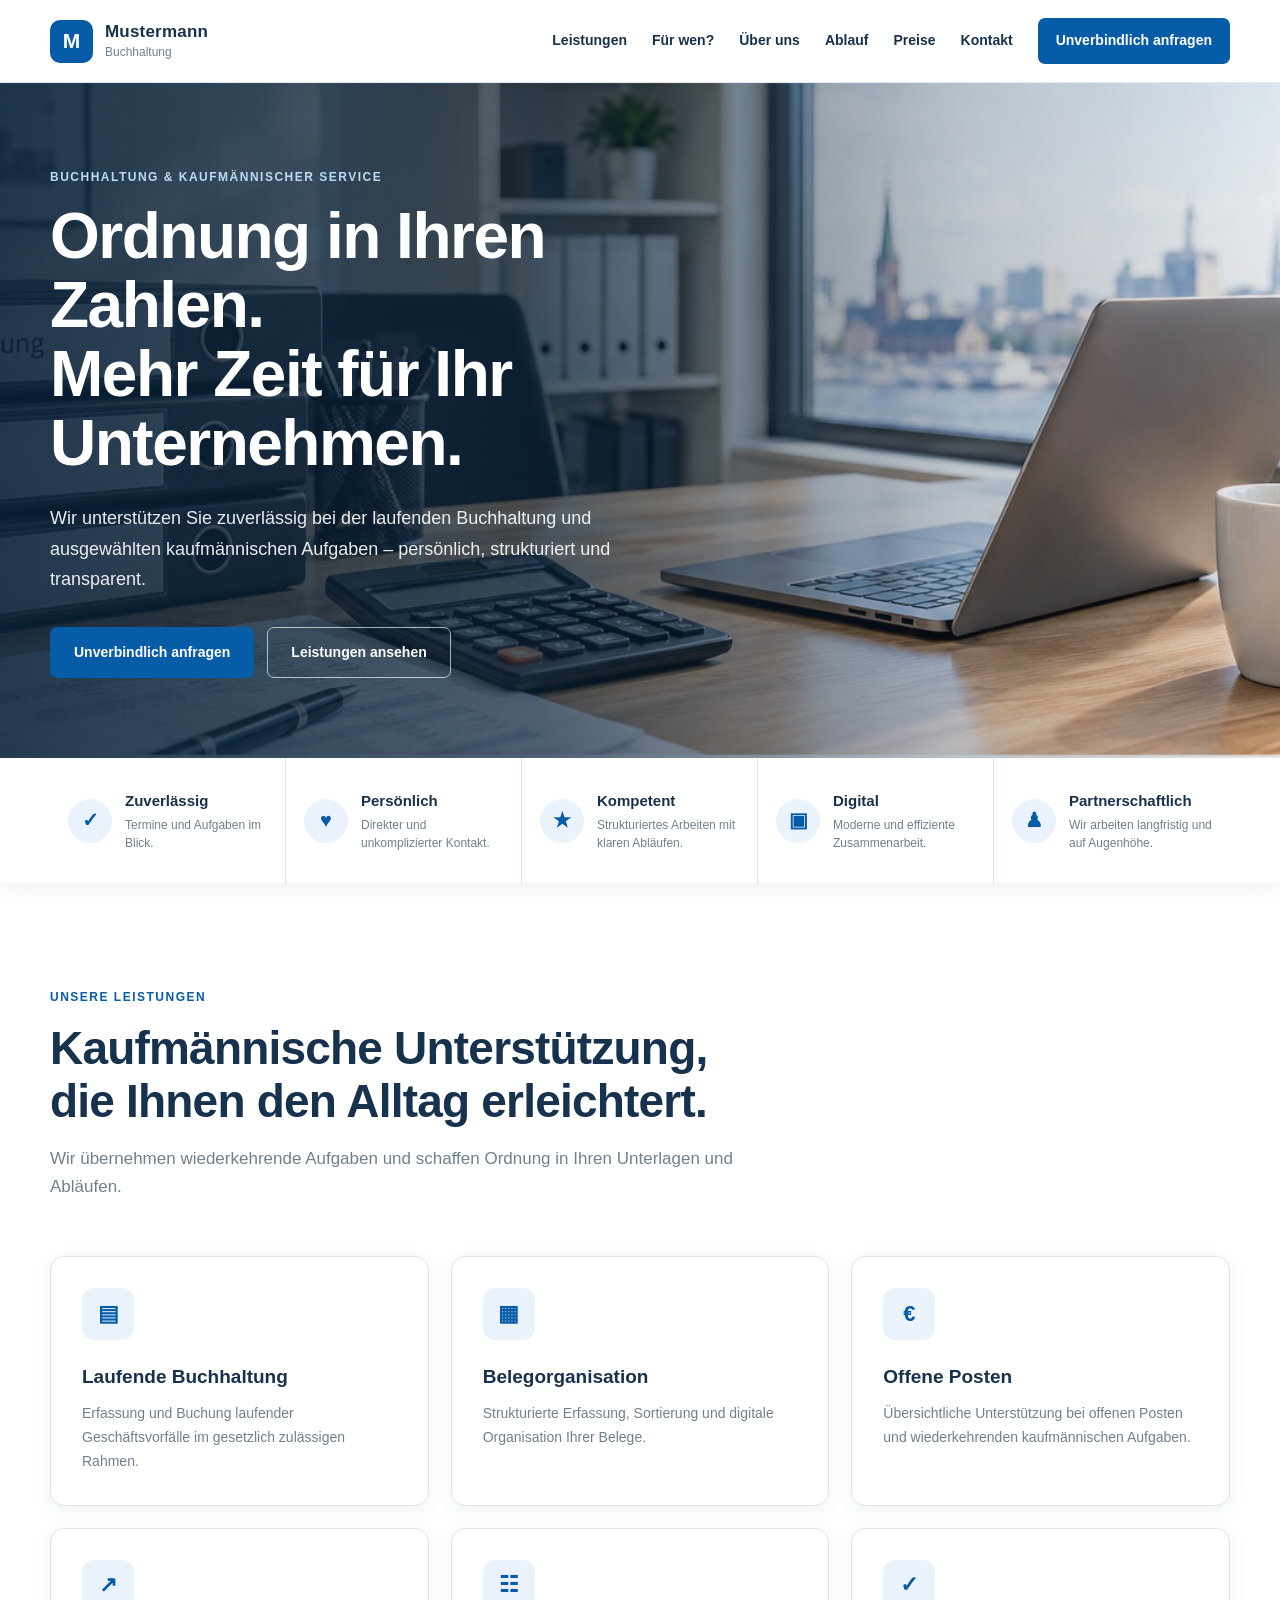
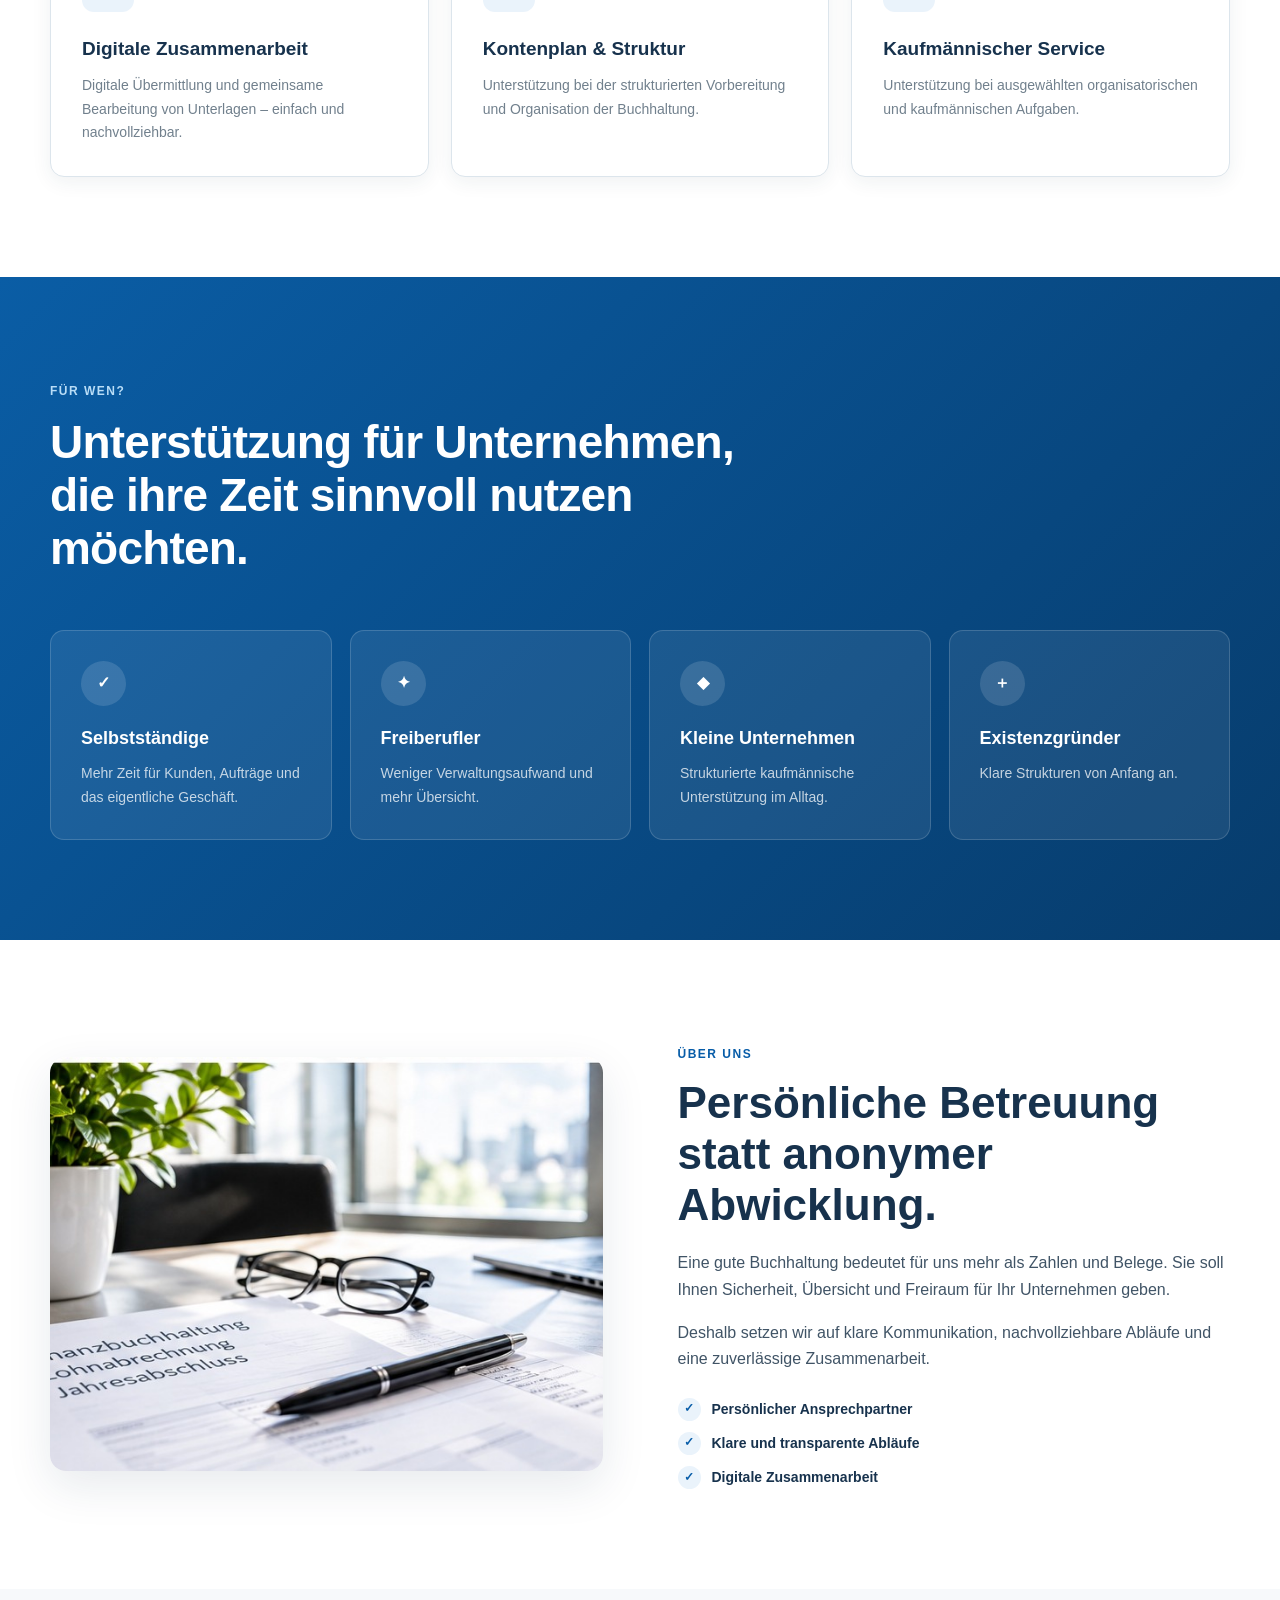
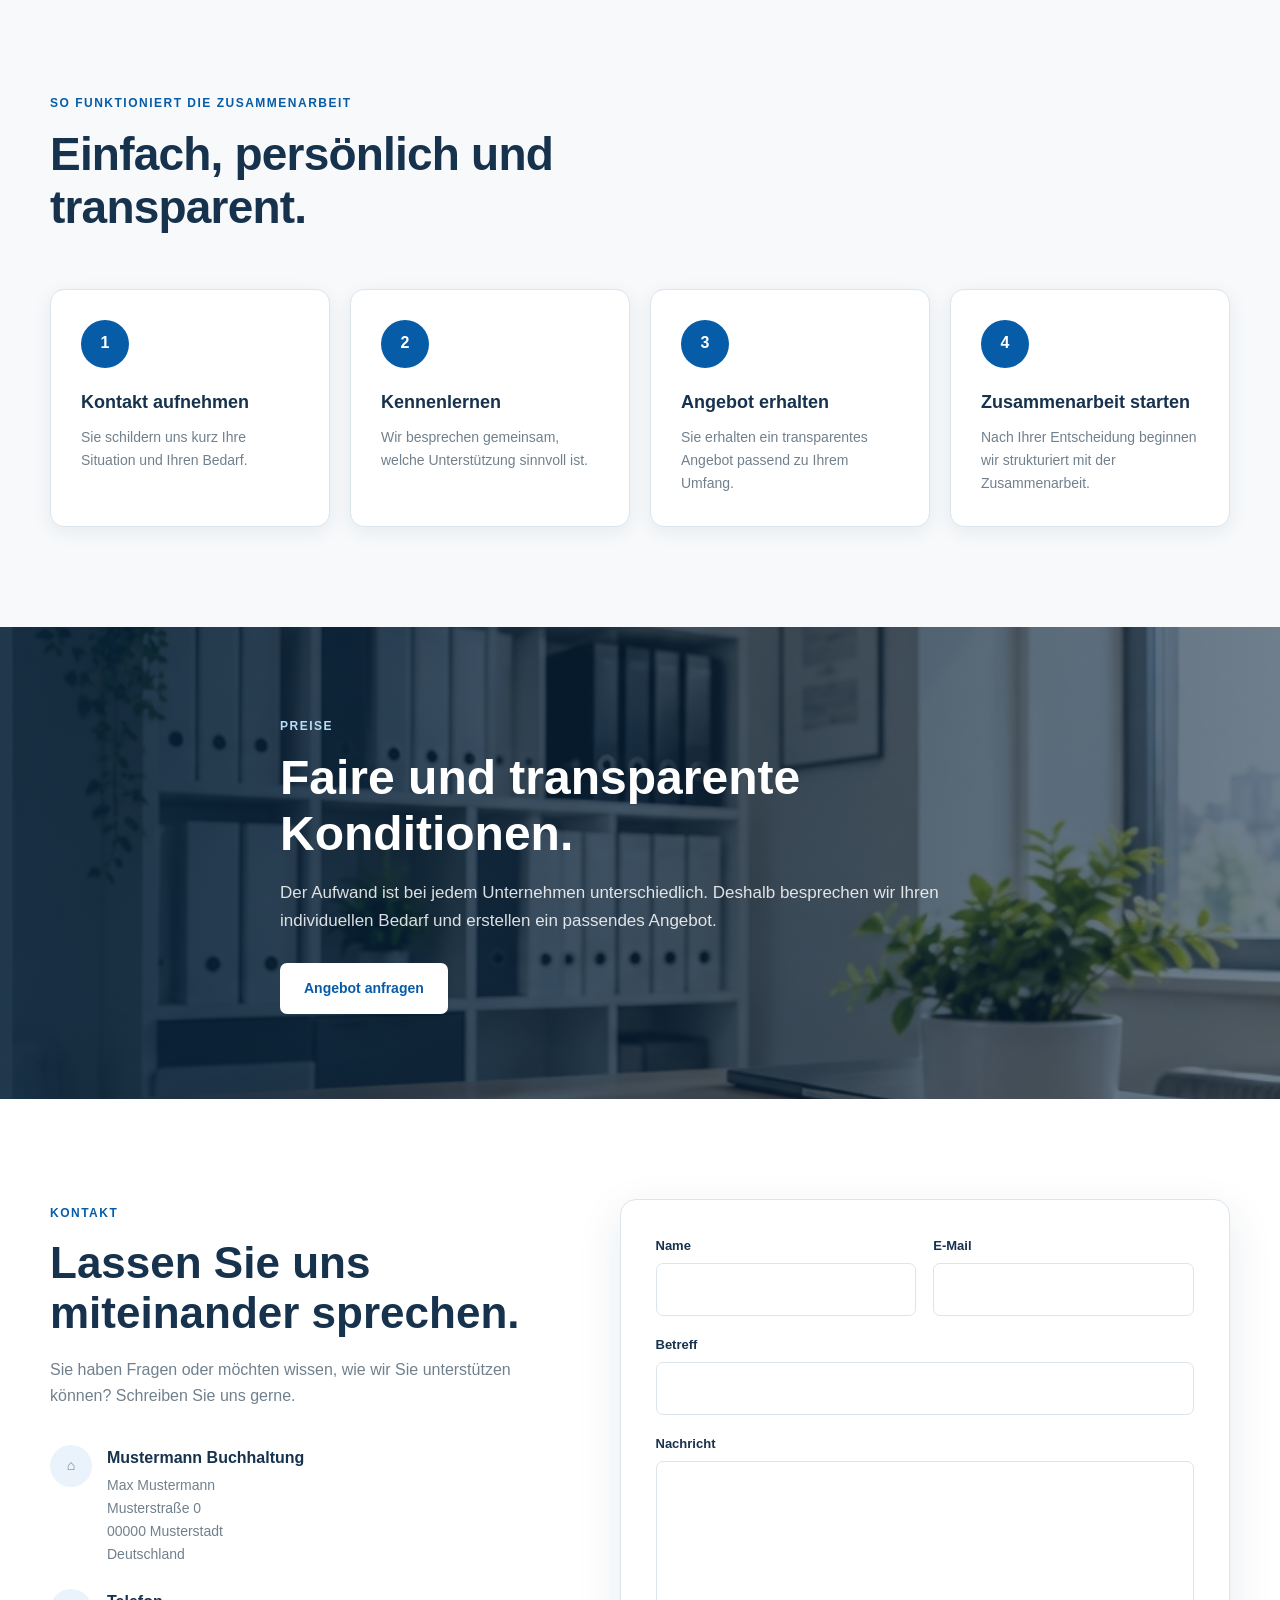
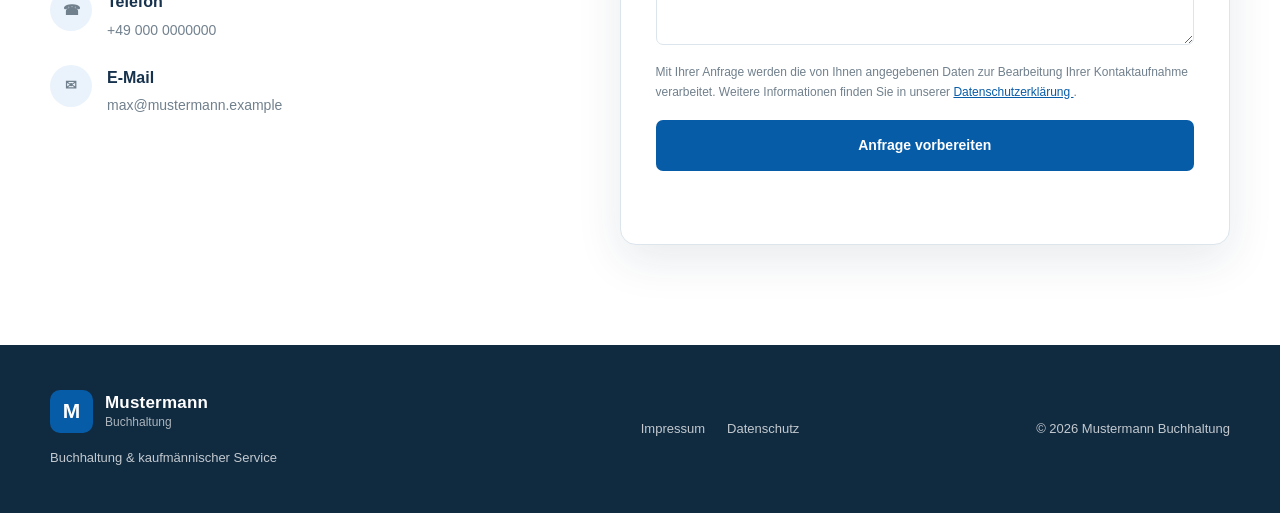
<file: index.html>
<!DOCTYPE html>
<html lang="de">
<head>
    <meta charset="UTF-8">

    <!-- Strona poprawnie skaluje się na telefonach i tabletach -->
    <meta name="viewport" content="width=device-width, initial-scale=1.0">

    <!--
        DANE DO ZMIANY:
        Nazwa firmy widoczna w karcie przeglądarki.
        Po rejestracji firmy zmień "Mustermann Buchhaltung"
        na prawdziwą nazwę firmy.
    -->
    <title>Mustermann Buchhaltung | Buchhaltung & kaufmännischer Service</title>

    <!--
        DANE DO ZMIANY:
        Opis strony widoczny m.in. w wynikach wyszukiwania Google.
        Po ustaleniu prawdziwej nazwy firmy zmień tutaj "Mustermann Buchhaltung".
    -->
    <meta
        name="description"
        content="Mustermann Buchhaltung – zuverlässige Buchhaltung und kaufmännischer Service für Selbstständige, Freiberufler und kleine Unternehmen."
    >

    <link rel="stylesheet" href="css/style.css">
</head>

<body>

<!-- Link umożliwiający szybkie przejście do głównej treści -->
<a class="skip-link" href="#main-content">Zum Inhalt springen</a>

<header class="site-header">

    <div class="container header-inner">

        <!-- Logo -->
        <!--
            DANE DO ZMIANY:
            aria-label zawiera nazwę firmy.
            Po zmianie nazwy firmy zmień tutaj również nazwę.
        -->
        <a
            class="logo"
            href="index.html"
            aria-label="Mustermann Buchhaltung – Startseite"
        >

            <!--
                DANE DO ZMIANY:
                Litera znajdująca się w kwadraciku logo.
                Powinna odpowiadać pierwszej literze nazwy firmy
                używanej w logo.
            -->
            <span class="logo-mark">M</span>

            <span class="logo-text">

                <!--
                    DANE DO ZMIANY:
                    Nazwa firmy / nazwisko używane w logo.
                -->
                <strong>Mustermann</strong>

                <!--
                    INFORMACJA:
                    "Buchhaltung" określa rodzaj działalności.
                    Jeśli działalność nadal będzie dotyczyć Buchhaltung,
                    nie ma potrzeby tego zmieniać.
                -->
                <small>Buchhaltung</small>

            </span>

        </a>


        <!-- Przycisk menu na telefonie -->
        <button
            class="menu-toggle"
            type="button"
            aria-label="Menü öffnen"
            aria-expanded="false"
            aria-controls="main-navigation"
        >
            <span></span>
            <span></span>
            <span></span>
        </button>


        <!-- Główna nawigacja -->
        <nav class="main-nav" id="main-navigation" aria-label="Hauptnavigation">

            <a href="#leistungen">Leistungen</a>
            <a href="#zielgruppen">Für wen?</a>
            <a href="#ueber-uns">Über uns</a>
            <a href="#ablauf">Ablauf</a>
            <a href="#preise">Preise</a>
            <a href="#kontakt">Kontakt</a>

            <a class="nav-button" href="#kontakt">
                Unverbindlich anfragen
            </a>

        </nav>

    </div>

</header>


<main id="main-content">

    <!-- =========================
         HERO
         ========================= -->

    <section class="hero">

        <div class="hero-image"></div>

        <div class="container hero-content">

            <div class="hero-text">

                <span class="eyebrow">
                    Buchhaltung & kaufmännischer Service
                </span>

                <h1>
                    Ordnung in Ihren Zahlen.
                    <span>Mehr Zeit für Ihr Unternehmen.</span>
                </h1>

                <p class="hero-description">
                    Wir unterstützen Sie zuverlässig bei der laufenden Buchhaltung
                    und ausgewählten kaufmännischen Aufgaben – persönlich,
                    strukturiert und transparent.
                </p>

                <div class="hero-buttons">

                    <a class="button button-primary" href="#kontakt">
                        Unverbindlich anfragen
                    </a>

                    <a class="button button-secondary" href="#leistungen">
                        Leistungen ansehen
                    </a>

                </div>

            </div>

        </div>

    </section>


    <!-- =========================
         5 VORTEILE
         ========================= -->

    <section class="advantages">

        <div class="container">

            <div class="advantages-grid">

                <div class="advantage-item">

                    <div class="advantage-icon" aria-hidden="true">
                        ✓
                    </div>

                    <div>
                        <h3>Zuverlässig</h3>
                        <p>Termine und Aufgaben im Blick.</p>
                    </div>

                </div>


                <div class="advantage-item">

                    <div class="advantage-icon" aria-hidden="true">
                        ♥
                    </div>

                    <div>
                        <h3>Persönlich</h3>
                        <p>Direkter und unkomplizierter Kontakt.</p>
                    </div>

                </div>


                <div class="advantage-item">

                    <div class="advantage-icon" aria-hidden="true">
                        ★
                    </div>

                    <div>
                        <h3>Kompetent</h3>
                        <p>Strukturiertes Arbeiten mit klaren Abläufen.</p>
                    </div>

                </div>


                <div class="advantage-item">

                    <div class="advantage-icon" aria-hidden="true">
                        ▣
                    </div>

                    <div>
                        <h3>Digital</h3>
                        <p>Moderne und effiziente Zusammenarbeit.</p>
                    </div>

                </div>


                <div class="advantage-item">

                    <div class="advantage-icon" aria-hidden="true">
                        ♟
                    </div>

                    <div>
                        <h3>Partnerschaftlich</h3>
                        <p>Wir arbeiten langfristig und auf Augenhöhe.</p>
                    </div>

                </div>

            </div>

        </div>

    </section>


    <!-- =========================
         LEISTUNGEN
         ========================= -->

    <section class="section section-light" id="leistungen">

        <div class="container">

            <div class="section-heading">

                <span class="eyebrow">Unsere Leistungen</span>

                <h2>
                    Kaufmännische Unterstützung,
                    die Ihnen den Alltag erleichtert.
                </h2>

                <p>
                    Wir übernehmen wiederkehrende Aufgaben und schaffen
                    Ordnung in Ihren Unterlagen und Abläufen.
                </p>

            </div>


            <div class="services-grid">

                <!-- Leistung 1 -->
                <article class="service-card">

                    <div class="service-icon" aria-hidden="true">
                        <span>▤</span>
                    </div>

                    <h3>Laufende Buchhaltung</h3>

                    <p>
                        Erfassung und Buchung laufender Geschäftsvorfälle
                        im gesetzlich zulässigen Rahmen.
                    </p>

                </article>


                <!-- Leistung 2 -->
                <article class="service-card">

                    <div class="service-icon" aria-hidden="true">
                        <span>▦</span>
                    </div>

                    <h3>Belegorganisation</h3>

                    <p>
                        Strukturierte Erfassung, Sortierung und digitale
                        Organisation Ihrer Belege.
                    </p>

                </article>


                <!-- Leistung 3 -->
                <article class="service-card">

                    <div class="service-icon" aria-hidden="true">
                        <span>€</span>
                    </div>

                    <h3>Offene Posten</h3>

                    <p>
                        Übersichtliche Unterstützung bei offenen Posten
                        und wiederkehrenden kaufmännischen Aufgaben.
                    </p>

                </article>


                <!-- Leistung 4 -->
                <article class="service-card">

                    <div class="service-icon" aria-hidden="true">
                        <span>↗</span>
                    </div>

                    <h3>Digitale Zusammenarbeit</h3>

                    <p>
                        Digitale Übermittlung und gemeinsame Bearbeitung
                        von Unterlagen – einfach und nachvollziehbar.
                    </p>

                </article>


                <!-- Leistung 5 -->
                <article class="service-card">

                    <div class="service-icon" aria-hidden="true">
                        <span>☷</span>
                    </div>

                    <h3>Kontenplan & Struktur</h3>

                    <p>
                        Unterstützung bei der strukturierten Vorbereitung
                        und Organisation der Buchhaltung.
                    </p>

                </article>


                <!-- Leistung 6 -->
                <article class="service-card">

                    <div class="service-icon" aria-hidden="true">
                        <span>✓</span>
                    </div>

                    <h3>Kaufmännischer Service</h3>

                    <p>
                        Unterstützung bei ausgewählten organisatorischen
                        und kaufmännischen Aufgaben.
                    </p>

                </article>

            </div>

        </div>

    </section>


    <!-- =========================
         ZIELGRUPPEN
         ========================= -->

    <section class="section section-blue" id="zielgruppen">

        <div class="container">

            <div class="section-heading section-heading-light">

                <span class="eyebrow">Für wen?</span>

                <h2>
                    Unterstützung für Unternehmen,
                    die ihre Zeit sinnvoll nutzen möchten.
                </h2>

            </div>


            <div class="target-grid">

                <div class="target-card">
                    <div class="target-icon" aria-hidden="true">✓</div>
                    <h3>Selbstständige</h3>
                    <p>
                        Mehr Zeit für Kunden, Aufträge und das eigentliche Geschäft.
                    </p>
                </div>


                <div class="target-card">
                    <div class="target-icon" aria-hidden="true">✦</div>
                    <h3>Freiberufler</h3>
                    <p>
                        Weniger Verwaltungsaufwand und mehr Übersicht.
                    </p>
                </div>


                <div class="target-card">
                    <div class="target-icon" aria-hidden="true">◆</div>
                    <h3>Kleine Unternehmen</h3>
                    <p>
                        Strukturierte kaufmännische Unterstützung im Alltag.
                    </p>
                </div>


                <div class="target-card">
                    <div class="target-icon" aria-hidden="true">＋</div>
                    <h3>Existenzgründer</h3>
                    <p>
                        Klare Strukturen von Anfang an.
                    </p>
                </div>

            </div>

        </div>

    </section>


    <!-- =========================
         ÜBER UNS
         ========================= -->

    <section class="section section-light" id="ueber-uns">

        <div class="container about-grid">

            <div class="about-image">

                <img
                    src="images/about.jpg"
                    alt="Kaufmännische Arbeit und Buchhaltung"
                    loading="lazy"
                >

            </div>


            <div class="about-content">

                <span class="eyebrow">Über uns</span>

                <h2>
                    Persönliche Betreuung statt anonymer Abwicklung.
                </h2>

                <p>
                    Eine gute Buchhaltung bedeutet für uns mehr als Zahlen
                    und Belege. Sie soll Ihnen Sicherheit, Übersicht und
                    Freiraum für Ihr Unternehmen geben.
                </p>

                <p>
                    Deshalb setzen wir auf klare Kommunikation,
                    nachvollziehbare Abläufe und eine zuverlässige
                    Zusammenarbeit.
                </p>


                <div class="about-points">

                    <div class="about-point">
                        <span aria-hidden="true">✓</span>
                        <span>Persönlicher Ansprechpartner</span>
                    </div>

                    <div class="about-point">
                        <span aria-hidden="true">✓</span>
                        <span>Klare und transparente Abläufe</span>
                    </div>

                    <div class="about-point">
                        <span aria-hidden="true">✓</span>
                        <span>Digitale Zusammenarbeit</span>
                    </div>

                </div>

            </div>

        </div>

    </section>


    <!-- =========================
         ABLAUF
         ========================= -->

    <section class="section section-soft" id="ablauf">

        <div class="container">

            <div class="section-heading">

                <span class="eyebrow">So funktioniert die Zusammenarbeit</span>

                <h2>
                    Einfach, persönlich und transparent.
                </h2>

            </div>


            <div class="steps-grid">

                <div class="step-card">

                    <div class="step-icon" aria-hidden="true">1</div>

                    <h3>Kontakt aufnehmen</h3>

                    <p>
                        Sie schildern uns kurz Ihre Situation und Ihren Bedarf.
                    </p>

                </div>


                <div class="step-card">

                    <div class="step-icon" aria-hidden="true">2</div>

                    <h3>Kennenlernen</h3>

                    <p>
                        Wir besprechen gemeinsam, welche Unterstützung sinnvoll ist.
                    </p>

                </div>


                <div class="step-card">

                    <div class="step-icon" aria-hidden="true">3</div>

                    <h3>Angebot erhalten</h3>

                    <p>
                        Sie erhalten ein transparentes Angebot passend zu Ihrem Umfang.
                    </p>

                </div>


                <div class="step-card">

                    <div class="step-icon" aria-hidden="true">4</div>

                    <h3>Zusammenarbeit starten</h3>

                    <p>
                        Nach Ihrer Entscheidung beginnen wir strukturiert mit der Zusammenarbeit.
                    </p>

                </div>

            </div>

        </div>

    </section>


    <!-- =========================
         PREISE
         ========================= -->

    <section class="pricing-section" id="preise">

        <div class="pricing-overlay"></div>

        <div class="container pricing-content">

            <span class="eyebrow eyebrow-light">
                Preise
            </span>

            <h2>
                Faire und transparente Konditionen.
            </h2>

            <p>
                Der Aufwand ist bei jedem Unternehmen unterschiedlich.
                Deshalb besprechen wir Ihren individuellen Bedarf und
                erstellen ein passendes Angebot.
            </p>

            <a class="button button-white" href="#kontakt">
                Angebot anfragen
            </a>

        </div>

    </section>


    <!-- =========================
         KONTAKT
         ========================= -->

    <section class="section section-light" id="kontakt">

        <div class="container contact-grid">

            <div class="contact-info">

                <span class="eyebrow">Kontakt</span>

                <h2>
                    Lassen Sie uns miteinander sprechen.
                </h2>

                <p>
                    Sie haben Fragen oder möchten wissen, wie wir Sie
                    unterstützen können? Schreiben Sie uns gerne.
                </p>


                <div class="contact-details">

                    <div class="contact-detail">

                        <span class="contact-icon" aria-hidden="true">⌂</span>

                        <div>

                            <!--
                                DANE DO ZMIANY:
                                Prawdziwa nazwa firmy.
                            -->
                            <strong>Mustermann Buchhaltung</strong>

                            <!--
                                DANE DO ZMIANY:
                                Prawdziwe imię i nazwisko właściciela.
                            -->
                            <span>Max Mustermann</span>

                            <!--
                                DANE DO ZMIANY:
                                Prawdziwy adres firmy.
                            -->
                            <span>Musterstraße 0</span>
                            <span>00000 Musterstadt</span>
                            <span>Deutschland</span>

                        </div>

                    </div>


                    <div class="contact-detail">

                        <span class="contact-icon" aria-hidden="true">☎</span>

                        <div>

                            <strong>Telefon</strong>

                            <!--
                                DANE DO ZMIANY:
                                Zmień zarówno numer w href="tel:",
                                jak i numer widoczny na stronie.
                            -->
                            <a href="tel:+490000000000">
                                +49 000 0000000
                            </a>

                        </div>

                    </div>


                    <div class="contact-detail">

                        <span class="contact-icon" aria-hidden="true">✉</span>

                        <div>

                            <strong>E-Mail</strong>

                            <!--
                                DANE DO ZMIANY:
                                Zmień zarówno adres w mailto,
                                jak i adres widoczny na stronie.
                            -->
                            <a href="mailto:max@mustermann.example">
                                max@mustermann.example
                            </a>

                        </div>

                    </div>

                </div>

            </div>


            <div class="contact-form-wrapper">

                <form class="contact-form" id="contact-form">

                    <div class="form-row">

                        <div class="form-group">

                            <label for="name">
                                Name
                            </label>

                            <input
                                type="text"
                                id="name"
                                name="name"
                                autocomplete="name"
                                required
                            >

                        </div>


                        <div class="form-group">

                            <label for="email">
                                E-Mail
                            </label>

                            <input
                                type="email"
                                id="email"
                                name="email"
                                autocomplete="email"
                                required
                            >

                        </div>

                    </div>


                    <div class="form-group">

                        <label for="subject">
                            Betreff
                        </label>

                        <input
                            type="text"
                            id="subject"
                            name="subject"
                        >

                    </div>


                    <div class="form-group">

                        <label for="message">
                            Nachricht
                        </label>

                        <textarea
                            id="message"
                            name="message"
                            rows="6"
                            required
                        ></textarea>

                    </div>


                    <p class="form-privacy">
                        Mit Ihrer Anfrage werden die von Ihnen angegebenen
                        Daten zur Bearbeitung Ihrer Kontaktaufnahme verarbeitet.
                        Weitere Informationen finden Sie in unserer
                        <a href="datenschutz.html">
                            Datenschutzerklärung
                        </a>.
                    </p>


                    <button class="button button-primary button-full" type="submit">
                        Anfrage vorbereiten
                    </button>


                    <!--
                        WAŻNE:
                        Ten formularz jest przygotowany wizualnie, ale nie wysyła
                        jeszcze wiadomości na serwer.

                        Nie udajemy tutaj, że wiadomość została wysłana.
                        Po wyborze hostingu podłączymy prawdziwy mechanizm wysyłki
                        (np. własny backend / SMTP).
                    -->

                    <p
                        class="form-status"
                        id="form-status"
                        aria-live="polite"
                    ></p>

                </form>

            </div>

        </div>

    </section>

</main>


<!-- =========================
     STOPKA
     ========================= -->

<footer class="site-footer">

    <div class="container footer-inner">

        <div class="footer-brand">

            <a class="logo logo-footer" href="index.html">

                <!--
                    DANE DO ZMIANY:
                    Pierwsza litera nazwy firmy w logo stopki.
                    Powinna być taka sama jak litera w logo na górze strony.
                -->
                <span class="logo-mark">M</span>

                <span class="logo-text">

                    <!--
                        DANE DO ZMIANY:
                        Nazwa firmy w logo stopki.
                    -->
                    <strong>Mustermann</strong>

                    <small>Buchhaltung</small>

                </span>

            </a>

            <p>
                Buchhaltung & kaufmännischer Service
            </p>

        </div>


        <div class="footer-links">

            <a href="impressum.html">Impressum</a>

            <a href="datenschutz.html">Datenschutz</a>

        </div>


        <div class="footer-copy">

            <!--
                DANE DO ZMIANY:
                Po uruchomieniu prawdziwej strony można tutaj ustawić
                właściwy rok rozpoczęcia działalności lub pozostawić
                automatycznie aktualizowany rok, jeśli później tak zrobimy.
            -->
            <p>
                © 2026 Mustermann Buchhaltung
            </p>

        </div>

    </div>

</footer>


<script src="js/script.js"></script>

</body>
</html>
</file>
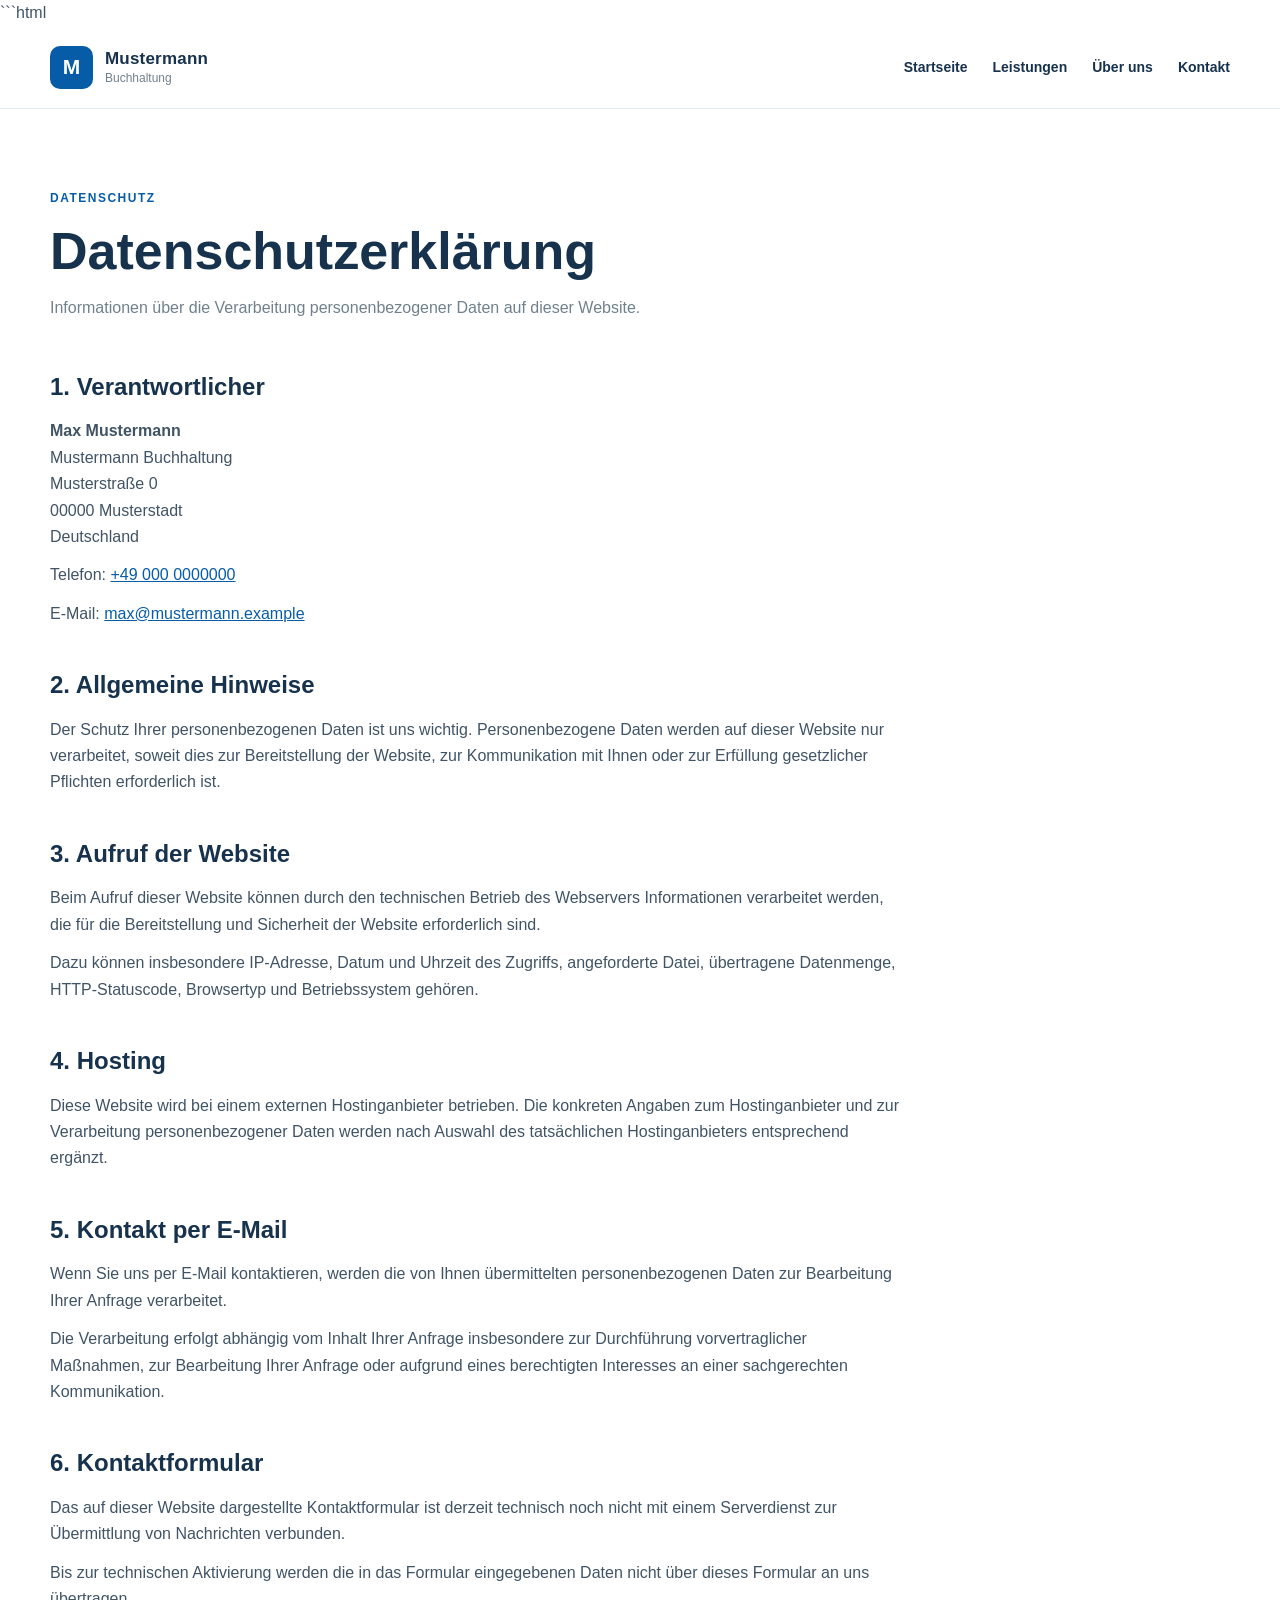
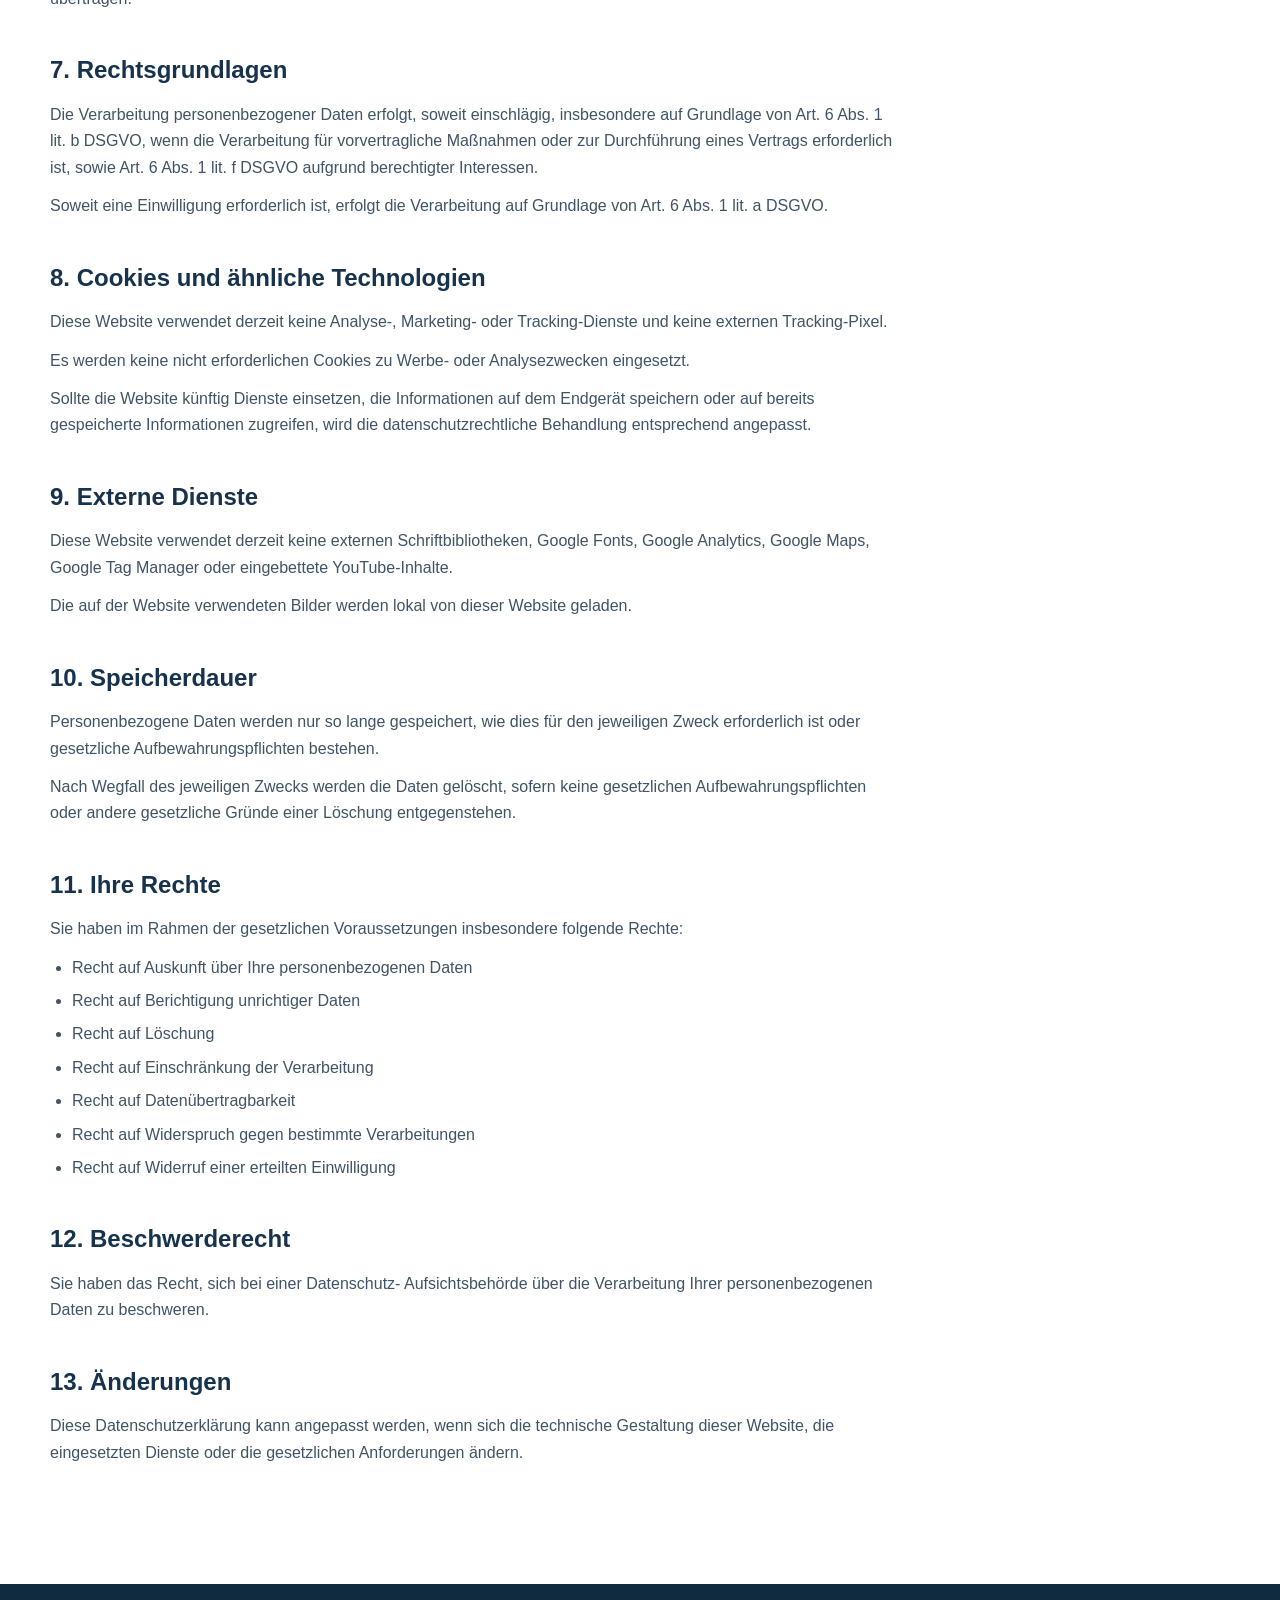
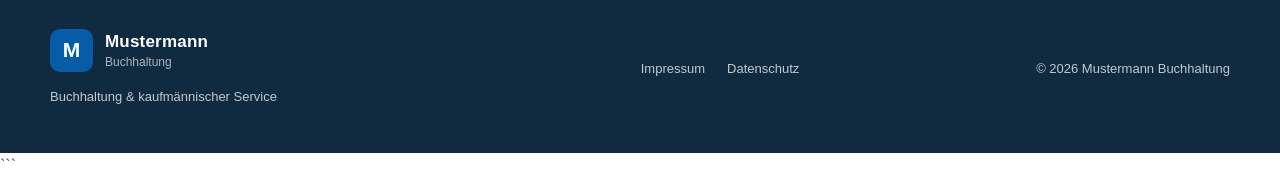
<file: datenschutz.html>
```html
<!DOCTYPE html>
<html lang="de">

<head>

    <meta charset="UTF-8">

    <meta
        name="viewport"
        content="width=device-width, initial-scale=1.0"
    >

    <!-- DANE DO ZMIANY:
         Później zmień nazwę firmy w tytule strony. -->
    <title>Datenschutzerklärung | Mustermann Buchhaltung</title>

    <!-- DANE DO ZMIANY:
         Później zmień nazwę firmy w opisie strony. -->
    <meta
        name="description"
        content="Datenschutzerklärung von Mustermann Buchhaltung."
    >

    <link rel="stylesheet" href="css/style.css">

</head>


<body>

<a class="skip-link" href="#main-content">
    Zum Inhalt springen
</a>


<header class="site-header">

    <div class="container header-inner">

        <!-- DANE DO ZMIANY:
             Później zmień nazwę firmy w aria-label, jeśli będzie inna. -->
        <a
            class="logo"
            href="index.html"
            aria-label="Mustermann Buchhaltung – Startseite"
        >

            <!-- DANE DO ZMIANY:
                 Później zmień literę w kwadracie na odpowiednią literę logo. -->
            <span class="logo-mark">M</span>

            <span class="logo-text">

                <!-- DANE DO ZMIANY:
                     Później zastąp nazwę "Mustermann" prawdziwą nazwą firmy. -->
                <strong>Mustermann</strong>

                <small>Buchhaltung</small>

            </span>

        </a>


        <nav class="main-nav" aria-label="Hauptnavigation">

            <a href="index.html">Startseite</a>
            <a href="index.html#leistungen">Leistungen</a>
            <a href="index.html#ueber-uns">Über uns</a>
            <a href="index.html#kontakt">Kontakt</a>

        </nav>

    </div>

</header>


<main id="main-content" class="legal-page">

    <div class="container">

        <div class="legal-header">

            <span class="eyebrow">
                Datenschutz
            </span>

            <h1>Datenschutzerklärung</h1>

            <p>
                Informationen über die Verarbeitung personenbezogener Daten
                auf dieser Website.
            </p>

        </div>


        <div class="legal-content">


            <section>

                <h2>1. Verantwortlicher</h2>

                <!--
                    DANE DO ZMIANY:

                    Poniższe dane są przykładowymi danymi.

                    Później zastąp:
                    - imię i nazwisko,
                    - nazwę firmy,
                    - ulicę i numer,
                    - kod pocztowy i miejscowość,
                    - kraj, jeśli będzie inny.
                -->

                <p>
                    <strong>Max Mustermann</strong><br>
                    Mustermann Buchhaltung<br>
                    Musterstraße 0<br>
                    00000 Musterstadt<br>
                    Deutschland
                </p>

                <!--
                    DANE DO ZMIANY:

                    Później zastąp przykładowy numer telefonu
                    prawdziwym numerem.

                    Zmień zarówno widoczny numer,
                    jak i numer w href="tel:...".
                -->

                <p>
                    Telefon:
                    <a href="tel:+490000000000">
                        +49 000 0000000
                    </a>
                </p>

                <!--
                    DANE DO ZMIANY:

                    Później zastąp przykładowy adres e-mail
                    prawdziwym adresem.

                    Zmień zarówno widoczny adres,
                    jak i adres w href="mailto:...".
                -->

                <p>
                    E-Mail:
                    <a href="mailto:max@mustermann.example">
                        max@mustermann.example
                    </a>
                </p>

            </section>


            <section>

                <h2>2. Allgemeine Hinweise</h2>

                <p>
                    Der Schutz Ihrer personenbezogenen Daten ist uns wichtig.
                    Personenbezogene Daten werden auf dieser Website nur
                    verarbeitet, soweit dies zur Bereitstellung der Website,
                    zur Kommunikation mit Ihnen oder zur Erfüllung gesetzlicher
                    Pflichten erforderlich ist.
                </p>

            </section>


            <section>

                <h2>3. Aufruf der Website</h2>

                <p>
                    Beim Aufruf dieser Website können durch den technischen
                    Betrieb des Webservers Informationen verarbeitet werden,
                    die für die Bereitstellung und Sicherheit der Website
                    erforderlich sind.
                </p>

                <p>
                    Dazu können insbesondere IP-Adresse, Datum und Uhrzeit
                    des Zugriffs, angeforderte Datei, übertragene Datenmenge,
                    HTTP-Statuscode, Browsertyp und Betriebssystem gehören.
                </p>

                <!--
                    DANE DO UZUPEŁNIENIA:

                    Ten fragment należy później dopasować do rzeczywistego
                    hostingu.

                    Trzeba sprawdzić między innymi:
                    - jakie dane zapisuje hosting,
                    - jakie logi są przechowywane,
                    - jak długo są przechowywane,
                    - czy hosting korzysta z podwykonawców.
                -->

            </section>


            <section>

                <h2>4. Hosting</h2>

                <!--
                    DANE DO UZUPEŁNIENIA PO WYBORZE HOSTINGU:

                    Później należy tutaj wpisać rzeczywiste dane hostingu:
                    - nazwę firmy hostingowej,
                    - adres firmy,
                    - informacje o zakresie przetwarzania danych,
                    - informacje dotyczące AVV / Auftragsverarbeitungsvertrag,
                    - ewentualnych podwykonawców,
                    - okres przechowywania logów, jeśli jest znany.

                    Nie wpisujemy teraz żadnych przykładowych danych
                    konkretnego hostingu.
                -->

                <p>
                    Diese Website wird bei einem externen Hostinganbieter
                    betrieben. Die konkreten Angaben zum Hostinganbieter
                    und zur Verarbeitung personenbezogener Daten werden
                    nach Auswahl des tatsächlichen Hostinganbieters
                    entsprechend ergänzt.
                </p>

            </section>


            <section>

                <h2>5. Kontakt per E-Mail</h2>

                <p>
                    Wenn Sie uns per E-Mail kontaktieren, werden die von Ihnen
                    übermittelten personenbezogenen Daten zur Bearbeitung
                    Ihrer Anfrage verarbeitet.
                </p>

                <p>
                    Die Verarbeitung erfolgt abhängig vom Inhalt Ihrer Anfrage
                    insbesondere zur Durchführung vorvertraglicher Maßnahmen,
                    zur Bearbeitung Ihrer Anfrage oder aufgrund eines
                    berechtigten Interesses an einer sachgerechten
                    Kommunikation.
                </p>

            </section>


            <section>

                <h2>6. Kontaktformular</h2>

                <p>
                    Das auf dieser Website dargestellte Kontaktformular ist
                    derzeit technisch noch nicht mit einem Serverdienst zur
                    Übermittlung von Nachrichten verbunden.
                </p>

                <p>
                    Bis zur technischen Aktivierung werden die in das Formular
                    eingegebenen Daten nicht über dieses Formular an uns
                    übertragen.
                </p>

                <!--
                    DANE DO UZUPEŁNIENIA PO URUCHOMIENIU FORMULARZA:

                    Gdy formularz zostanie podłączony do prawdziwego
                    backendu lub usługi wysyłającej wiadomości, tę sekcję
                    trzeba dostosować do rzeczywistego rozwiązania.

                    Trzeba wtedy opisać między innymi:
                    - jakie dane są wysyłane,
                    - gdzie są przetwarzane,
                    - podstawę prawną przetwarzania,
                    - czas przechowywania,
                    - odbiorców danych,
                    - ewentualnych podwykonawców.
                -->

            </section>


            <section>

                <h2>7. Rechtsgrundlagen</h2>

                <p>
                    Die Verarbeitung personenbezogener Daten erfolgt,
                    soweit einschlägig, insbesondere auf Grundlage von
                    Art. 6 Abs. 1 lit. b DSGVO, wenn die Verarbeitung für
                    vorvertragliche Maßnahmen oder zur Durchführung eines
                    Vertrags erforderlich ist, sowie Art. 6 Abs. 1 lit. f
                    DSGVO aufgrund berechtigter Interessen.
                </p>

                <p>
                    Soweit eine Einwilligung erforderlich ist, erfolgt die
                    Verarbeitung auf Grundlage von Art. 6 Abs. 1 lit. a DSGVO.
                </p>

            </section>


            <section>

                <h2>8. Cookies und ähnliche Technologien</h2>

                <p>
                    Diese Website verwendet derzeit keine Analyse-,
                    Marketing- oder Tracking-Dienste und keine externen
                    Tracking-Pixel.
                </p>

                <p>
                    Es werden keine nicht erforderlichen Cookies zu
                    Werbe- oder Analysezwecken eingesetzt.
                </p>

                <p>
                    Sollte die Website künftig Dienste einsetzen, die
                    Informationen auf dem Endgerät speichern oder auf bereits
                    gespeicherte Informationen zugreifen, wird die
                    datenschutzrechtliche Behandlung entsprechend angepasst.
                </p>

            </section>


            <section>

                <h2>9. Externe Dienste</h2>

                <p>
                    Diese Website verwendet derzeit keine externen
                    Schriftbibliotheken, Google Fonts, Google Analytics,
                    Google Maps, Google Tag Manager oder eingebettete
                    YouTube-Inhalte.
                </p>

                <p>
                    Die auf der Website verwendeten Bilder werden lokal
                    von dieser Website geladen.
                </p>

            </section>


            <section>

                <h2>10. Speicherdauer</h2>

                <p>
                    Personenbezogene Daten werden nur so lange gespeichert,
                    wie dies für den jeweiligen Zweck erforderlich ist oder
                    gesetzliche Aufbewahrungspflichten bestehen.
                </p>

                <p>
                    Nach Wegfall des jeweiligen Zwecks werden die Daten
                    gelöscht, sofern keine gesetzlichen Aufbewahrungspflichten
                    oder andere gesetzliche Gründe einer Löschung
                    entgegenstehen.
                </p>

            </section>


            <section>

                <h2>11. Ihre Rechte</h2>

                <p>
                    Sie haben im Rahmen der gesetzlichen Voraussetzungen
                    insbesondere folgende Rechte:
                </p>

                <ul>

                    <li>Recht auf Auskunft über Ihre personenbezogenen Daten</li>

                    <li>Recht auf Berichtigung unrichtiger Daten</li>

                    <li>Recht auf Löschung</li>

                    <li>Recht auf Einschränkung der Verarbeitung</li>

                    <li>Recht auf Datenübertragbarkeit</li>

                    <li>Recht auf Widerspruch gegen bestimmte Verarbeitungen</li>

                    <li>
                        Recht auf Widerruf einer erteilten Einwilligung
                    </li>

                </ul>

            </section>


            <section>

                <h2>12. Beschwerderecht</h2>

                <p>
                    Sie haben das Recht, sich bei einer Datenschutz-
                    Aufsichtsbehörde über die Verarbeitung Ihrer
                    personenbezogenen Daten zu beschweren.
                </p>

                <!--
                    DANE DO EWENTUALNEGO UZUPEŁNIENIA:

                    Po ustaleniu siedziby firmy można tutaj opcjonalnie
                    podać właściwy organ nadzorczy dla odpowiedniego
                    Bundesland oraz jego dane kontaktowe.

                    Nie wpisujemy teraz przykładowego organu.
                -->

            </section>


            <section>

                <h2>13. Änderungen</h2>

                <p>
                    Diese Datenschutzerklärung kann angepasst werden,
                    wenn sich die technische Gestaltung dieser Website,
                    die eingesetzten Dienste oder die gesetzlichen
                    Anforderungen ändern.
                </p>

            </section>


        </div>

    </div>

</main>


<footer class="site-footer">

    <div class="container footer-inner">

        <div class="footer-brand">

            <a class="logo logo-footer" href="index.html">

                <!-- DANE DO ZMIANY:
                     Później zmień literę w kwadracie na odpowiednią literę logo. -->
                <span class="logo-mark">M</span>

                <span class="logo-text">

                    <!-- DANE DO ZMIANY:
                         Później zastąp nazwę "Mustermann" prawdziwą nazwą firmy. -->
                    <strong>Mustermann</strong>

                    <small>Buchhaltung</small>

                </span>

            </a>

            <p>
                Buchhaltung & kaufmännischer Service
            </p>

        </div>


        <div class="footer-links">

            <a href="impressum.html">Impressum</a>
            <a href="datenschutz.html">Datenschutz</a>

        </div>


        <div class="footer-copy">

            <!-- DANE DO ZMIANY:
                 Później zmień nazwę firmy oraz rok, jeśli będzie to konieczne. -->
            <p>
                © 2026 Mustermann Buchhaltung
            </p>

        </div>

    </div>

</footer>

</body>

</html>
```
</file>
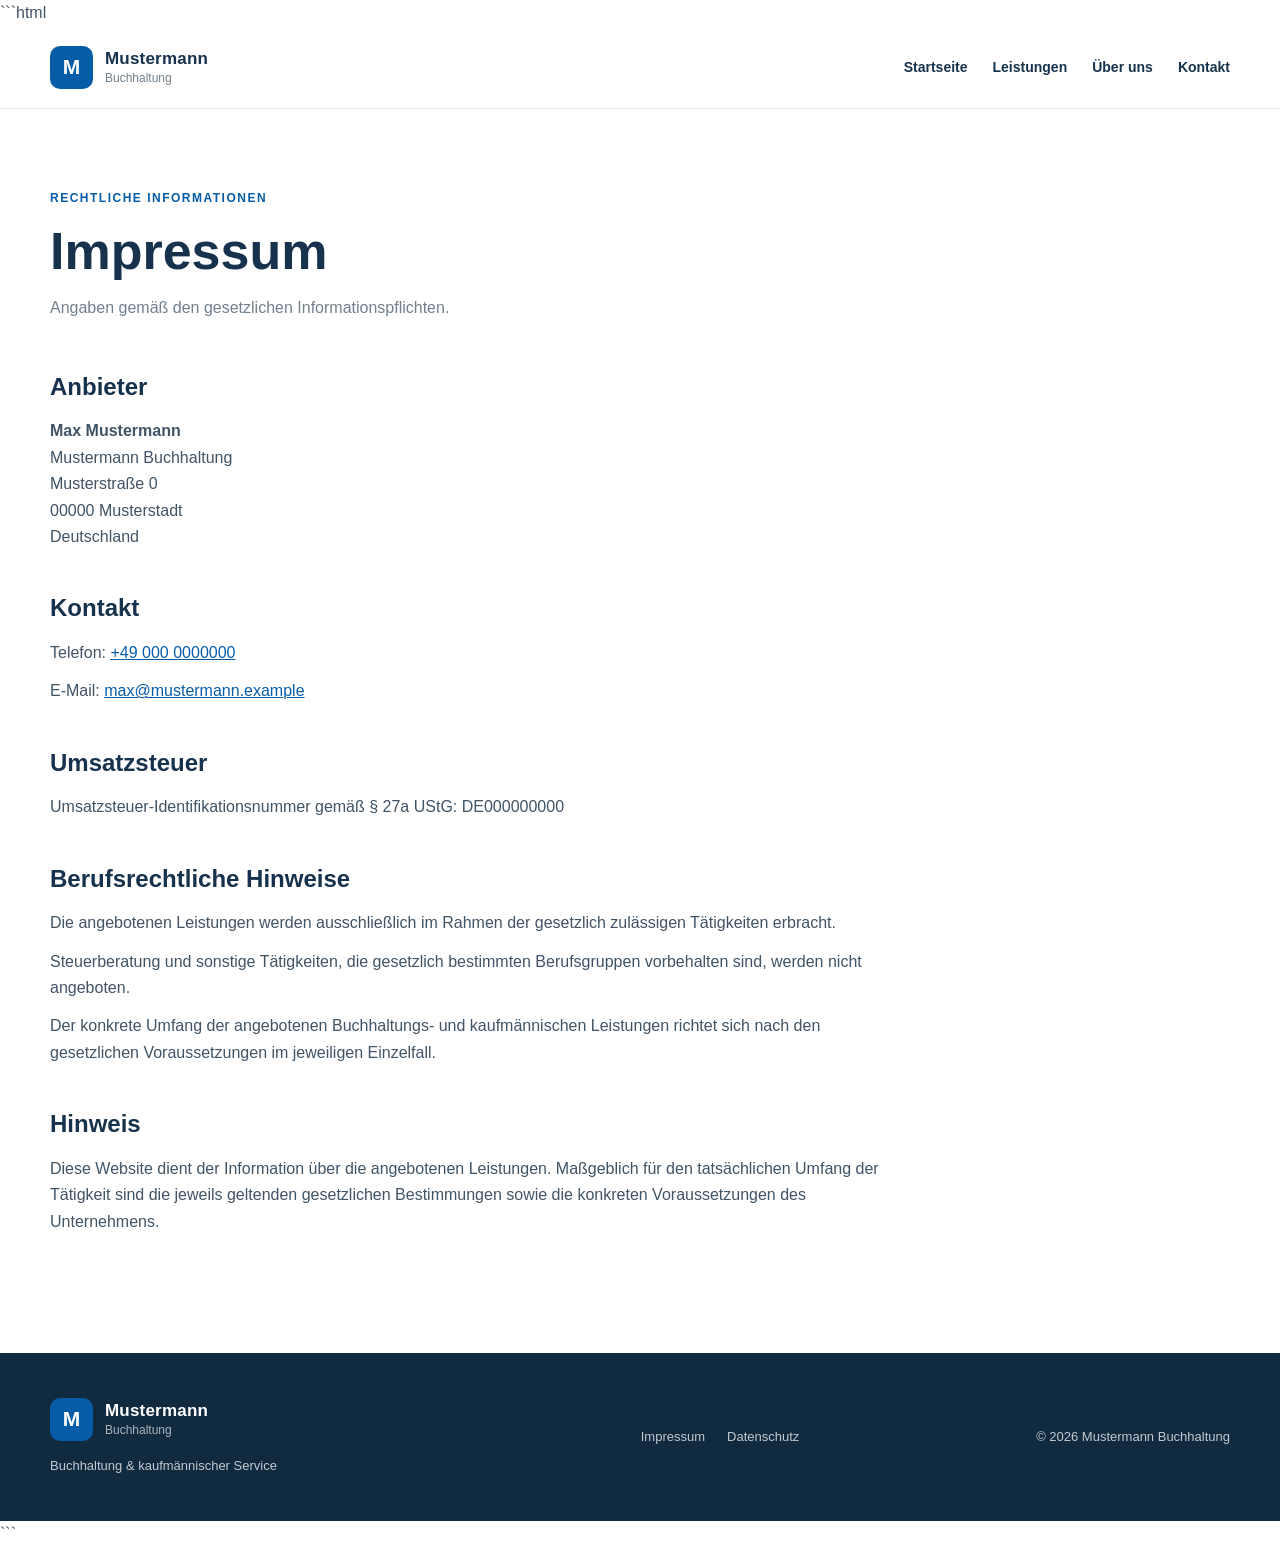
<file: impressum.html>
```html
<!DOCTYPE html>
<html lang="de">

<head>

    <meta charset="UTF-8">

    <meta
        name="viewport"
        content="width=device-width, initial-scale=1.0"
    >

    <!-- DANE DO ZMIANY:
         Później zmień nazwę firmy w tytule strony. -->
    <title>Impressum | Mustermann Buchhaltung</title>

    <!-- DANE DO ZMIANY:
         Później zmień nazwę firmy i opis działalności, jeśli będzie taka potrzeba. -->
    <meta
        name="description"
        content="Impressum von Mustermann Buchhaltung."
    >

    <link rel="stylesheet" href="css/style.css">

</head>


<body>

<a class="skip-link" href="#main-content">
    Zum Inhalt springen
</a>


<header class="site-header">

    <div class="container header-inner">

        <!-- DANE DO ZMIANY:
             Później zmień nazwę firmy w aria-label, jeśli będzie inna. -->
        <a
            class="logo"
            href="index.html"
            aria-label="Mustermann Buchhaltung – Startseite"
        >

            <!-- DANE DO ZMIANY:
                 Później zmień literę w kwadracie na odpowiednią literę logo. -->
            <span class="logo-mark">M</span>

            <span class="logo-text">

                <!-- DANE DO ZMIANY:
                     Później zastąp nazwę "Mustermann" prawdziwą nazwą firmy. -->
                <strong>Mustermann</strong>

                <small>Buchhaltung</small>

            </span>

        </a>


        <nav class="main-nav" aria-label="Hauptnavigation">

            <a href="index.html">Startseite</a>
            <a href="index.html#leistungen">Leistungen</a>
            <a href="index.html#ueber-uns">Über uns</a>
            <a href="index.html#kontakt">Kontakt</a>

        </nav>

    </div>

</header>


<main id="main-content" class="legal-page">

    <div class="container">

        <div class="legal-header">

            <span class="eyebrow">
                Rechtliche Informationen
            </span>

            <h1>Impressum</h1>

            <p>
                Angaben gemäß den gesetzlichen Informationspflichten.
            </p>

        </div>


        <div class="legal-content">


            <section>

                <h2>Anbieter</h2>

                <!--
                    DANE DO ZMIANY:

                    Poniższe dane są przykładowymi danymi.

                    Po rejestracji działalności należy zastąpić:
                    - imię i nazwisko właściciela,
                    - nazwę firmy,
                    - ulicę i numer,
                    - kod pocztowy i miejscowość,
                    - kraj, jeśli będzie inny.

                    Nie pozostawiaj przykładowych danych na opublikowanej stronie.
                -->

                <p>
                    <strong>Max Mustermann</strong><br>
                    Mustermann Buchhaltung<br>
                    Musterstraße 0<br>
                    00000 Musterstadt<br>
                    Deutschland
                </p>

            </section>


            <section>

                <h2>Kontakt</h2>

                <!--
                    DANE DO ZMIANY:

                    Poniżej znajduje się przykładowy numer telefonu.
                    Później zastąp go prawdziwym numerem.

                    Pamiętaj, aby zmienić zarówno widoczny numer,
                    jak i numer znajdujący się w href="tel:...".
                -->

                <p>
                    Telefon:
                    <a href="tel:+490000000000">
                        +49 000 0000000
                    </a>
                </p>

                <!--
                    DANE DO ZMIANY:

                    Poniżej znajduje się przykładowy adres e-mail.
                    Później zastąp go prawdziwym adresem.

                    Pamiętaj, aby zmienić zarówno widoczny adres,
                    jak i adres znajdujący się w href="mailto:...".
                -->

                <p>
                    E-Mail:
                    <a href="mailto:max@mustermann.example">
                        max@mustermann.example
                    </a>
                </p>

            </section>


            <section>

                <h2>Umsatzsteuer</h2>

                <!--
                    DANE DO ZMIANY:

                    Jeśli firma otrzyma USt-IdNr., należy wpisać tutaj
                    prawdziwy numer.

                    Jeśli firma nie będzie posiadała USt-IdNr.,
                    całą tę sekcję można później usunąć.

                    Nie publikuj tutaj przykładowego numeru.
                -->

                <p>
                    Umsatzsteuer-Identifikationsnummer gemäß § 27a UStG:
                    DE000000000
                </p>

                <!--
                    Numer podatkowy nie jest automatycznie obowiązkową
                    częścią Impressum. Nie należy go publikować bez potrzeby.
                -->

            </section>


            <!--
                DANE DO EWENTUALNEGO UZUPEŁNIENIA:

                Jeśli firma będzie wpisana do rejestru,
                można tutaj dodać:
                - nazwę rejestru,
                - właściwy sąd,
                - numer rejestrowy.

                Nie należy pozostawiać fikcyjnych danych rejestrowych.
            -->


            <section>

                <h2>Berufsrechtliche Hinweise</h2>

                <p>
                    Die angebotenen Leistungen werden ausschließlich
                    im Rahmen der gesetzlich zulässigen Tätigkeiten erbracht.
                </p>

                <p>
                    Steuerberatung und sonstige Tätigkeiten, die gesetzlich
                    bestimmten Berufsgruppen vorbehalten sind, werden
                    nicht angeboten.
                </p>

                <p>
                    Der konkrete Umfang der angebotenen Buchhaltungs-
                    und kaufmännischen Leistungen richtet sich nach den
                    gesetzlichen Voraussetzungen im jeweiligen Einzelfall.
                </p>

            </section>


            <!--
                DANE DO EWENTUALNEGO UZUPEŁNIENIA:

                Jeśli później będą obowiązkowe lub dobrowolnie publikowane
                dane dotyczące ubezpieczenia zawodowego,
                można tutaj dodać odpowiednią sekcję.

                Nie wpisujemy fikcyjnej firmy ubezpieczeniowej
                ani fikcyjnego numeru polisy.
            -->


            <section>

                <h2>Hinweis</h2>

                <p>
                    Diese Website dient der Information über die angebotenen
                    Leistungen. Maßgeblich für den tatsächlichen Umfang der
                    Tätigkeit sind die jeweils geltenden gesetzlichen
                    Bestimmungen sowie die konkreten Voraussetzungen
                    des Unternehmens.
                </p>

            </section>


        </div>

    </div>

</main>


<footer class="site-footer">

    <div class="container footer-inner">

        <div class="footer-brand">

            <a class="logo logo-footer" href="index.html">

                <!-- DANE DO ZMIANY:
                     Później zmień literę w kwadracie na odpowiednią literę logo. -->
                <span class="logo-mark">M</span>

                <span class="logo-text">

                    <!-- DANE DO ZMIANY:
                         Później zastąp nazwę "Mustermann" prawdziwą nazwą firmy. -->
                    <strong>Mustermann</strong>

                    <small>Buchhaltung</small>

                </span>

            </a>

            <p>
                Buchhaltung & kaufmännischer Service
            </p>

        </div>


        <div class="footer-links">

            <a href="impressum.html">Impressum</a>
            <a href="datenschutz.html">Datenschutz</a>

        </div>


        <div class="footer-copy">

            <!-- DANE DO ZMIANY:
                 Później zmień nazwę firmy oraz rok, jeśli będzie to konieczne. -->
            <p>
                © 2026 Mustermann Buchhaltung
            </p>

        </div>

    </div>

</footer>

</body>

</html>
```
</file>
<file: css/style.css>
/* =========================================================
   PODSTAWOWE USTAWIENIA
   ========================================================= */

:root {

    --primary: #075ca8;
    --primary-dark: #064a88;
    --primary-light: #eaf3fb;

    --dark: #17324d;
    --text: #405466;
    --muted: #71808d;

    --white: #ffffff;
    --light: #f7f9fb;
    --soft: #eef4f8;

    --border: #dce5ec;

    --shadow-small:
        0 5px 20px rgba(23, 50, 77, 0.07);

    --shadow:
        0 15px 45px rgba(23, 50, 77, 0.10);

    --radius: 14px;

    --container: 1180px;
}


/* =========================================================
   RESET
   ========================================================= */

* {
    box-sizing: border-box;
    margin: 0;
    padding: 0;
}


html {
    scroll-behavior: smooth;
    scroll-padding-top: 90px;
}


body {

    font-family:
        Arial,
        Helvetica,
        sans-serif;

    color: var(--text);

    background: var(--white);

    line-height: 1.65;

    overflow-x: hidden;
}


img {
    max-width: 100%;
    display: block;
}


a {
    color: inherit;
    text-decoration: none;
}


button,
input,
textarea {
    font: inherit;
}


button {
    cursor: pointer;
}


/* =========================================================
   DOSTĘPNOŚĆ
   ========================================================= */

.skip-link {

    position: fixed;

    top: -100px;
    left: 20px;

    z-index: 9999;

    background: var(--dark);
    color: var(--white);

    padding: 12px 18px;

    border-radius: 6px;
}


.skip-link:focus {
    top: 20px;
}


:focus-visible {

    outline: 3px solid #72b7ee;
    outline-offset: 3px;
}


/* =========================================================
   KONTENER
   ========================================================= */

.container {

    width: min(
        calc(100% - 40px),
        var(--container)
    );

    margin: 0 auto;
}


/* =========================================================
   NAGŁÓWEK
   ========================================================= */

.site-header {

    position: sticky;

    top: 0;

    z-index: 1000;

    background: rgba(255, 255, 255, 0.97);

    border-bottom: 1px solid rgba(220, 229, 236, 0.8);

    backdrop-filter: blur(10px);
}


.header-inner {

    min-height: 82px;

    display: flex;

    align-items: center;

    justify-content: space-between;

    gap: 30px;
}


/* =========================================================
   LOGO
   ========================================================= */

.logo {

    display: inline-flex;

    align-items: center;

    gap: 12px;

    flex-shrink: 0;
}


.logo-mark {

    width: 43px;
    height: 43px;

    display: grid;

    place-items: center;

    background: var(--primary);

    color: var(--white);

    border-radius: 10px;

    font-size: 21px;
    font-weight: 700;
}


.logo-text {

    display: flex;

    flex-direction: column;

    line-height: 1.15;
}


.logo-text strong {

    color: var(--dark);

    font-size: 17px;

    letter-spacing: 0.2px;
}


.logo-text small {

    color: var(--muted);

    font-size: 12px;

    margin-top: 4px;
}


/* =========================================================
   NAWIGACJA
   ========================================================= */

.main-nav {

    display: flex;

    align-items: center;

    gap: 25px;
}


.main-nav > a {

    color: var(--dark);

    font-size: 14px;

    font-weight: 600;

    transition:
        color 0.2s ease;
}


.main-nav > a:hover {
    color: var(--primary);
}


.nav-button {

    background: var(--primary);

    color: var(--white) !important;

    padding: 11px 18px;

    border-radius: 7px;
}


.nav-button:hover {
    background: var(--primary-dark);
}


/* =========================================================
   MENU MOBILNE
   ========================================================= */

.menu-toggle {

    display: none;

    width: 44px;
    height: 44px;

    border: 0;

    background: transparent;

    padding: 8px;
}


.menu-toggle span {

    display: block;

    width: 100%;
    height: 2px;

    background: var(--dark);

    margin: 6px 0;

    transition: 0.2s ease;
}


/* =========================================================
   HERO
   ========================================================= */

.hero {

    position: relative;

    min-height: 650px;

    display: flex;

    align-items: center;

    overflow: hidden;
}


.hero-image {

    position: absolute;

    inset: 0;

    background-image:
        linear-gradient(
            90deg,
            rgba(8, 34, 57, 0.88) 0%,
            rgba(8, 34, 57, 0.70) 42%,
            rgba(8, 34, 57, 0.25) 75%,
            rgba(8, 34, 57, 0.08) 100%
        ),
        url("../images/hero.jpg");

    background-size: cover;

    background-position: center;
}


.hero-content {

    position: relative;

    z-index: 1;
}


.hero-text {

    width: min(700px, 100%);

    color: var(--white);

    padding: 80px 0;
}


.eyebrow {

    display: inline-block;

    margin-bottom: 14px;

    color: var(--primary);

    font-size: 12px;

    font-weight: 700;

    letter-spacing: 1.5px;

    text-transform: uppercase;
}


.hero .eyebrow {

    color: #b9ddf7;
}


.hero h1 {

    max-width: 760px;

    color: var(--white);

    font-size: clamp(42px, 5vw, 66px);

    line-height: 1.08;

    letter-spacing: -1.5px;

    margin-bottom: 25px;
}


.hero h1 span {
    display: block;
}


.hero-description {

    max-width: 650px;

    color: rgba(255, 255, 255, 0.91);

    font-size: 18px;

    line-height: 1.7;

    margin-bottom: 32px;
}


.hero-buttons {

    display: flex;

    flex-wrap: wrap;

    gap: 13px;
}


/* =========================================================
   PRZYCISKI
   ========================================================= */

.button {

    display: inline-flex;

    align-items: center;

    justify-content: center;

    min-height: 50px;

    padding: 13px 23px;

    border-radius: 7px;

    border: 1px solid transparent;

    font-size: 14px;

    font-weight: 700;

    transition:
        background 0.2s ease,
        color 0.2s ease,
        border-color 0.2s ease,
        transform 0.2s ease;
}


.button:hover {
    transform: translateY(-1px);
}


.button-primary {

    background: var(--primary);

    color: var(--white);
}


.button-primary:hover {
    background: var(--primary-dark);
}


.button-secondary {

    background: transparent;

    color: var(--white);

    border-color: rgba(255, 255, 255, 0.65);
}


.button-secondary:hover {

    background: var(--white);

    color: var(--dark);
}


.button-white {

    background: var(--white);

    color: var(--primary);
}


.button-full {
    width: 100%;
}


/* =========================================================
   5 ZALET
   ========================================================= */

.advantages {

    position: relative;

    background: var(--white);

    box-shadow: var(--shadow-small);

    z-index: 2;
}


.advantages-grid {

    display: grid;

    grid-template-columns:
        repeat(5, 1fr);

    gap: 0;
}


.advantage-item {

    min-height: 125px;

    padding: 24px 18px;

    display: flex;

    align-items: center;

    gap: 13px;

    border-right: 1px solid var(--border);
}


.advantage-item:last-child {
    border-right: 0;
}


.advantage-icon {

    flex: 0 0 44px;

    width: 44px;
    height: 44px;

    display: grid;

    place-items: center;

    border-radius: 50%;

    background: var(--primary-light);

    color: var(--primary);

    font-size: 20px;

    font-weight: 700;
}


.advantage-item h3 {

    color: var(--dark);

    font-size: 15px;

    margin-bottom: 3px;
}


.advantage-item p {

    color: var(--muted);

    font-size: 12px;

    line-height: 1.5;
}


/* =========================================================
   SEKCJE
   ========================================================= */

.section {

    padding: 100px 0;
}


.section-light {
    background: var(--white);
}


.section-soft {
    background: var(--light);
}


.section-blue {

    background:
        linear-gradient(
            135deg,
            #0a5da5,
            #073c6c
        );

    color: var(--white);
}


.section-heading {

    max-width: 720px;

    margin-bottom: 55px;
}


.section-heading h2 {

    color: var(--dark);

    font-size: clamp(31px, 4vw, 46px);

    line-height: 1.15;

    letter-spacing: -0.8px;

    margin-bottom: 17px;
}


.section-heading p {

    color: var(--muted);

    font-size: 17px;
}


.section-heading-light h2 {
    color: var(--white);
}


.section-heading-light p {
    color: rgba(255, 255, 255, 0.82);
}


.section-heading-light .eyebrow {
    color: #b9ddf7;
}


/* =========================================================
   LEISTUNGEN
   ========================================================= */

.services-grid {

    display: grid;

    grid-template-columns:
        repeat(3, 1fr);

    gap: 22px;
}


.service-card {

    background: var(--white);

    border: 1px solid var(--border);

    border-radius: var(--radius);

    padding: 31px;

    box-shadow: var(--shadow-small);

    transition:
        transform 0.2s ease,
        box-shadow 0.2s ease;
}


.service-card:hover {

    transform: translateY(-4px);

    box-shadow: var(--shadow);
}


.service-icon {

    width: 52px;
    height: 52px;

    display: grid;

    place-items: center;

    background: var(--primary-light);

    color: var(--primary);

    border-radius: 12px;

    font-size: 22px;

    font-weight: 700;

    margin-bottom: 21px;
}


.service-card h3 {

    color: var(--dark);

    font-size: 19px;

    margin-bottom: 10px;
}


.service-card p {

    color: var(--muted);

    font-size: 14px;

    line-height: 1.7;
}


/* =========================================================
   ZIELGRUPPEN
   ========================================================= */

.target-grid {

    display: grid;

    grid-template-columns:
        repeat(4, 1fr);

    gap: 18px;
}


.target-card {

    padding: 30px;

    background: rgba(255, 255, 255, 0.08);

    border: 1px solid rgba(255, 255, 255, 0.16);

    border-radius: var(--radius);
}


.target-icon {

    width: 45px;
    height: 45px;

    display: grid;

    place-items: center;

    background: rgba(255, 255, 255, 0.13);

    border-radius: 50%;

    color: var(--white);

    margin-bottom: 18px;

    font-weight: 700;
}


.target-card h3 {

    color: var(--white);

    font-size: 18px;

    margin-bottom: 9px;
}


.target-card p {

    color: rgba(255, 255, 255, 0.75);

    font-size: 14px;
}


/* =========================================================
   ÜBER UNS
   ========================================================= */

.about-grid {

    display: grid;

    grid-template-columns:
        1fr 1fr;

    gap: 75px;

    align-items: center;
}


.about-image {

    overflow: hidden;

    border-radius: 16px;

    box-shadow: var(--shadow);
}


.about-image img {

    width: 100%;

    aspect-ratio: 4 / 3;

    object-fit: cover;
}


.about-content h2 {

    color: var(--dark);

    font-size: clamp(31px, 4vw, 44px);

    line-height: 1.15;

    margin-bottom: 20px;
}


.about-content > p {

    color: var(--text);

    margin-bottom: 17px;
}


.about-points {

    display: grid;

    gap: 11px;

    margin-top: 25px;
}


.about-point {

    display: flex;

    align-items: center;

    gap: 11px;

    color: var(--dark);

    font-weight: 600;

    font-size: 14px;
}


.about-point span:first-child {

    width: 23px;
    height: 23px;

    display: grid;

    place-items: center;

    border-radius: 50%;

    background: var(--primary-light);

    color: var(--primary);

    font-size: 12px;
}


/* =========================================================
   ABLAUF
   ========================================================= */

.steps-grid {

    display: grid;

    grid-template-columns:
        repeat(4, 1fr);

    gap: 20px;
}


.step-card {

    position: relative;

    background: var(--white);

    border: 1px solid var(--border);

    border-radius: var(--radius);

    padding: 30px;

    box-shadow: var(--shadow-small);
}


.step-icon {

    width: 48px;
    height: 48px;

    display: grid;

    place-items: center;

    border-radius: 50%;

    background: var(--primary);

    color: var(--white);

    font-size: 16px;

    font-weight: 700;

    margin-bottom: 20px;
}


.step-card h3 {

    color: var(--dark);

    font-size: 18px;

    margin-bottom: 9px;
}


.step-card p {

    color: var(--muted);

    font-size: 14px;
}


/* =========================================================
   PREISE
   ========================================================= */

.pricing-section {

    position: relative;

    min-height: 450px;

    display: flex;

    align-items: center;

    background-image:
        url("../images/pricing.jpg");

    background-size: cover;

    background-position: center;
}


.pricing-overlay {

    position: absolute;

    inset: 0;

    background:
        linear-gradient(
            90deg,
            rgba(8, 34, 57, 0.90),
            rgba(8, 34, 57, 0.58)
        );
}


.pricing-content {

    position: relative;

    z-index: 1;

    max-width: 720px;

    color: var(--white);

    padding: 85px 0;
}


.eyebrow-light {
    color: #b9ddf7;
}


.pricing-content h2 {

    color: var(--white);

    font-size: clamp(32px, 4vw, 48px);

    line-height: 1.15;

    margin-bottom: 18px;
}


.pricing-content p {

    color: rgba(255, 255, 255, 0.85);

    font-size: 17px;

    margin-bottom: 28px;
}


/* =========================================================
   KONTAKT
   ========================================================= */

.contact-grid {

    display: grid;

    grid-template-columns:
        0.9fr 1.1fr;

    gap: 70px;

    align-items: start;
}


.contact-info h2 {

    color: var(--dark);

    font-size: clamp(31px, 4vw, 44px);

    line-height: 1.15;

    margin-bottom: 18px;
}


.contact-info > p {

    color: var(--muted);

    margin-bottom: 35px;
}


.contact-details {

    display: grid;

    gap: 23px;
}


.contact-detail {

    display: flex;

    gap: 15px;

    align-items: flex-start;
}


.contact-icon {

    flex: 0 0 42px;

    width: 42px;
    height: 42px;

    display: grid;

    place-items: center;

    border-radius: 50%;

    background: var(--primary-light);

    color: var(--primary);

    font-weight: 700;
}


.contact-detail div {

    display: flex;

    flex-direction: column;
}


.contact-detail strong {

    color: var(--dark);

    margin-bottom: 3px;
}


.contact-detail span,
.contact-detail a {

    color: var(--muted);

    font-size: 14px;
}


.contact-detail a:hover {
    color: var(--primary);
}


/* =========================================================
   FORMULARZ
   ========================================================= */

.contact-form-wrapper {

    background: var(--white);

    border: 1px solid var(--border);

    border-radius: 16px;

    padding: 35px;

    box-shadow: var(--shadow);
}


.contact-form {

    display: grid;

    gap: 18px;
}


.form-row {

    display: grid;

    grid-template-columns:
        1fr 1fr;

    gap: 17px;
}


.form-group {

    display: grid;

    gap: 7px;
}


.form-group label {

    color: var(--dark);

    font-size: 13px;

    font-weight: 700;
}


.form-group input,
.form-group textarea {

    width: 100%;

    border: 1px solid var(--border);

    border-radius: 7px;

    background: var(--white);

    color: var(--dark);

    padding: 12px 14px;

    transition:
        border-color 0.2s ease,
        box-shadow 0.2s ease;

    outline: none;
}


.form-group input {

    min-height: 48px;
}


.form-group textarea {

    resize: vertical;

    min-height: 150px;
}


.form-group input:focus,
.form-group textarea:focus {

    border-color: var(--primary);

    box-shadow:
        0 0 0 3px rgba(7, 92, 168, 0.10);
}


.form-privacy {

    color: var(--muted);

    font-size: 12px;

    line-height: 1.6;
}


.form-privacy a {

    color: var(--primary);

    text-decoration: underline;
}


.form-status {

    min-height: 20px;

    color: var(--primary);

    font-size: 13px;

    line-height: 1.5;
}


/* =========================================================
   STOPKA
   ========================================================= */

.site-footer {

    background: #102a40;

    color: rgba(255, 255, 255, 0.75);

    padding: 45px 0;
}


.footer-inner {

    display: grid;

    grid-template-columns:
        1.5fr 1fr 1fr;

    gap: 30px;

    align-items: center;
}


.logo-footer .logo-text strong {
    color: var(--white);
}


.logo-footer .logo-text small {
    color: rgba(255, 255, 255, 0.65);
}


.footer-brand p {

    margin-top: 14px;

    font-size: 13px;
}


.footer-links {

    display: flex;

    gap: 22px;

    justify-content: center;
}


.footer-links a {

    font-size: 13px;

    transition: color 0.2s ease;
}


.footer-links a:hover {
    color: var(--white);
}


.footer-copy {

    text-align: right;
}


.footer-copy p {
    font-size: 13px;
}


/* =========================================================
   STRONY PRAWNE
   ========================================================= */

.legal-page {

    min-height: 70vh;

    padding: 80px 0;
}


.legal-header {

    margin-bottom: 45px;
}


.legal-header h1 {

    color: var(--dark);

    font-size: clamp(36px, 5vw, 52px);

    line-height: 1.1;

    margin-bottom: 15px;
}


.legal-header p {
    color: var(--muted);
}


.legal-content {

    max-width: 850px;
}


.legal-content section {

    margin-bottom: 38px;
}


.legal-content h2 {

    color: var(--dark);

    font-size: 24px;

    margin-bottom: 12px;
}


.legal-content h3 {

    color: var(--dark);

    font-size: 18px;

    margin: 22px 0 8px;
}


.legal-content p {

    margin-bottom: 12px;
}


.legal-content ul {

    margin: 10px 0 15px 22px;
}


.legal-content li {

    margin-bottom: 7px;
}


.legal-content a {

    color: var(--primary);

    text-decoration: underline;
}


.legal-note {

    padding: 18px 20px;

    background: var(--soft);

    border-left: 4px solid var(--primary);

    border-radius: 5px;

    margin: 20px 0;
}


/* =========================================================
   RESPONSIVE – TABLET
   ========================================================= */

@media (max-width: 1050px) {

    .main-nav {
        gap: 16px;
    }


    .main-nav > a {
        font-size: 13px;
    }


    .advantages-grid {
        grid-template-columns:
            repeat(3, 1fr);
    }


    .advantage-item:nth-child(3) {
        border-right: 0;
    }


    .services-grid {
        grid-template-columns:
            repeat(2, 1fr);
    }


    .target-grid {
        grid-template-columns:
            repeat(2, 1fr);
    }


    .steps-grid {
        grid-template-columns:
            repeat(2, 1fr);
    }

}


/* =========================================================
   RESPONSIVE – MOBILE
   ========================================================= */

@media (max-width: 800px) {

    .container {
        width: min(
            calc(100% - 30px),
            var(--container)
        );
    }


    .header-inner {
        min-height: 72px;
    }


    .menu-toggle {
        display: block;
    }


    .main-nav {

        position: absolute;

        top: 72px;

        left: 15px;
        right: 15px;

        display: none;

        flex-direction: column;

        align-items: stretch;

        gap: 0;

        background: var(--white);

        border: 1px solid var(--border);

        border-radius: 10px;

        box-shadow: var(--shadow);

        padding: 10px;
    }


    .main-nav.open {
        display: flex;
    }


    .main-nav > a {

        padding: 12px 10px;

        border-radius: 6px;
    }


    .main-nav > a:hover {
        background: var(--light);
    }


    .main-nav .nav-button {

        text-align: center;

        margin-top: 5px;
    }


    .hero {
        min-height: 600px;
    }


    .hero-image {

        background-image:
            linear-gradient(
                90deg,
                rgba(8, 34, 57, 0.91),
                rgba(8, 34, 57, 0.62)
            ),
            url("../images/hero.jpg");
    }


    .hero-text {
        padding: 70px 0;
    }


    .advantages-grid {

        grid-template-columns:
            repeat(2, 1fr);
    }


    .advantage-item {

        border-right: 1px solid var(--border);

        border-bottom: 1px solid var(--border);
    }


    .advantage-item:nth-child(2),
    .advantage-item:nth-child(4) {
        border-right: 0;
    }


    .advantage-item:last-child {
        grid-column: 1 / -1;
        border-right: 0;
    }


    .about-grid,
    .contact-grid {

        grid-template-columns: 1fr;

        gap: 45px;
    }


    .footer-inner {

        grid-template-columns: 1fr;

        text-align: center;
    }


    .footer-links {
        justify-content: center;
    }


    .footer-copy {
        text-align: center;
    }

}


/* =========================================================
   RESPONSIVE – MAŁE TELEFONY
   ========================================================= */

@media (max-width: 550px) {

    .section {
        padding: 75px 0;
    }


    .hero h1 {
        font-size: 40px;
    }


    .hero-description {
        font-size: 16px;
    }


    .hero-buttons {

        flex-direction: column;

        align-items: stretch;
    }


    .button {
        width: 100%;
    }


    .advantages-grid,
    .services-grid,
    .target-grid,
    .steps-grid {

        grid-template-columns: 1fr;
    }


    .advantage-item,
    .advantage-item:nth-child(2),
    .advantage-item:nth-child(4),
    .advantage-item:last-child {

        grid-column: auto;

        border-right: 0;
    }


    .advantage-item:last-child {
        border-bottom: 0;
    }


    .form-row {
        grid-template-columns: 1fr;
    }


    .contact-form-wrapper {
        padding: 24px;
    }


    .pricing-content {
        padding: 70px 0;
    }

}
</file>
